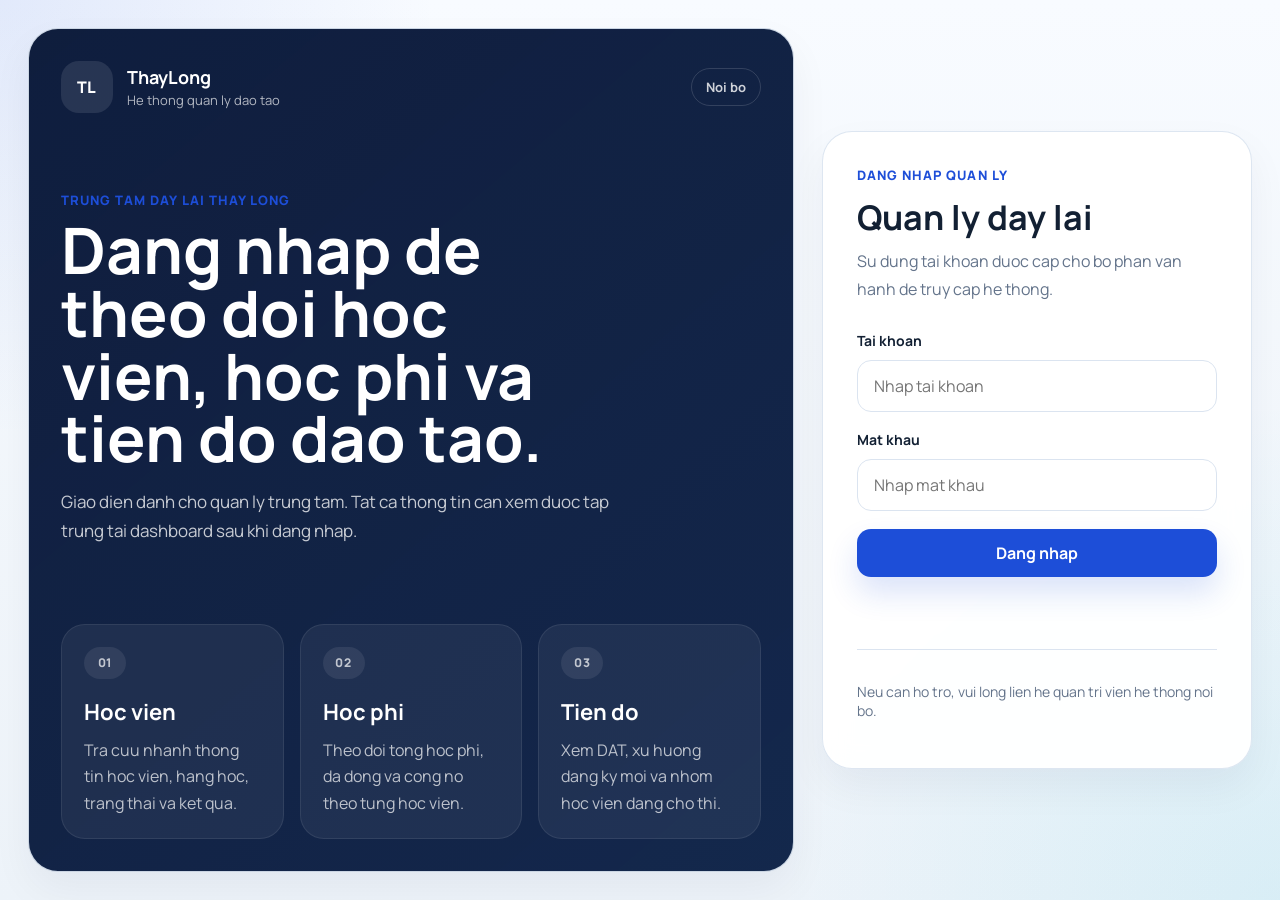
<file: index.html>
<!DOCTYPE html>
<html lang="vi">
  <head>
    <meta charset="UTF-8" />
    <meta name="viewport" content="width=device-width, initial-scale=1.0" />
    <title>ThayLong Admin</title>
    <link rel="preconnect" href="https://fonts.googleapis.com" />
    <link rel="preconnect" href="https://fonts.gstatic.com" crossorigin />
    <link
      href="https://fonts.googleapis.com/css2?family=Manrope:wght@400;500;600;700;800&display=swap"
      rel="stylesheet"
    />
    <link rel="stylesheet" href="/assets/css/base.css" />
    <link rel="stylesheet" href="/assets/css/auth.css" />
  </head>
  <body class="auth-body">
    <main class="auth-shell">
      <section class="auth-hero">
        <div class="auth-hero__header">
          <a class="brand-mark" href="/">
            <span class="brand-mark__badge">TL</span>
            <span>
              <strong>ThayLong</strong>
              <small>He thong quan ly dao tao</small>
            </span>
          </a>
          <span class="auth-pill">Noi bo</span>
        </div>

        <div class="auth-hero__body">
          <p class="eyebrow">Trung tam day lai Thay Long</p>
          <h1>Dang nhap de theo doi hoc vien, hoc phi va tien do dao tao.</h1>
          <p class="lead">
            Giao dien danh cho quan ly trung tam. Tat ca thong tin can xem duoc tap trung tai
            dashboard sau khi dang nhap.
          </p>
        </div>

        <div class="auth-capability-grid">
          <article class="auth-capability-card">
            <span class="auth-capability-card__index">01</span>
            <h2>Hoc vien</h2>
            <p>Tra cuu nhanh thong tin hoc vien, hang hoc, trang thai va ket qua.</p>
          </article>

          <article class="auth-capability-card">
            <span class="auth-capability-card__index">02</span>
            <h2>Hoc phi</h2>
            <p>Theo doi tong hoc phi, da dong va cong no theo tung hoc vien.</p>
          </article>

          <article class="auth-capability-card">
            <span class="auth-capability-card__index">03</span>
            <h2>Tien do</h2>
            <p>Xem DAT, xu huong dang ky moi va nhom hoc vien dang cho thi.</p>
          </article>
        </div>
      </section>

      <section class="auth-panel" id="admin-login">
        <div class="auth-card">
          <p class="eyebrow">Dang nhap quan ly</p>
          <h2>Quan ly day lai</h2>
          <p class="auth-card__copy">
            Su dung tai khoan duoc cap cho bo phan van hanh de truy cap he thong.
          </p>

          <form id="login-form" class="auth-form" novalidate>
            <label class="field">
              <span>Tai khoan</span>
              <input
                id="username"
                name="username"
                type="text"
                autocomplete="username"
                placeholder="Nhap tai khoan"
                required
              />
            </label>

            <label class="field">
              <span>Mat khau</span>
              <input
                id="password"
                name="password"
                type="password"
                autocomplete="current-password"
                placeholder="Nhap mat khau"
                required
              />
            </label>

            <button id="login-button" class="button button-primary button-block" type="submit">
              Dang nhap
            </button>

            <p id="form-feedback" class="feedback" aria-live="polite"></p>
          </form>

          <div class="auth-card__footer">
            <p>Neu can ho tro, vui long lien he quan tri vien he thong noi bo.</p>
          </div>
        </div>
      </section>
    </main>

    <script type="module" src="/assets/js/pages/login.js"></script>
  </body>
</html>
</file>
<file: assets/css/base.css>
:root {
  --font-sans: "Manrope", "Segoe UI", sans-serif;
  --navy-900: #0f1d3d;
  --navy-800: #15294f;
  --navy-700: #203966;
  --primary-600: #1d4ed8;
  --primary-500: #2563eb;
  --accent-500: #06b6d4;
  --success-100: #dcfce7;
  --success-700: #166534;
  --warning-100: #fef3c7;
  --warning-700: #a16207;
  --danger-100: #fee2e2;
  --danger-700: #b91c1c;
  --info-100: #dbeafe;
  --info-700: #1d4ed8;
  --surface: #ffffff;
  --surface-alt: #f8fbff;
  --background: #f4f7fb;
  --border: #dbe4f0;
  --text: #122033;
  --muted: #64748b;
  --shadow-sm: 0 18px 40px rgba(15, 29, 61, 0.05);
  --radius-lg: 20px;
  --radius-md: 16px;
  --radius-sm: 12px;
}

*,
*::before,
*::after {
  box-sizing: border-box;
}

html {
  scroll-behavior: smooth;
}

body {
  margin: 0;
  font-family: var(--font-sans);
  color: var(--text);
  background: var(--background);
}

body.sidebar-open {
  overflow: hidden;
}

a {
  color: inherit;
  text-decoration: none;
}

img {
  display: block;
  max-width: 100%;
}

button,
input,
select {
  font: inherit;
}

button {
  cursor: pointer;
}

input,
select {
  width: 100%;
  border: 1px solid var(--border);
  border-radius: 14px;
  background: #fff;
  color: var(--text);
  padding: 14px 16px;
  transition: border-color 0.2s ease, box-shadow 0.2s ease, transform 0.2s ease;
}

input:focus,
select:focus {
  outline: none;
  border-color: rgba(37, 99, 235, 0.55);
  box-shadow: 0 0 0 4px rgba(37, 99, 235, 0.1);
}

code {
  font-family: Consolas, "Courier New", monospace;
  color: var(--navy-800);
}

.button {
  display: inline-flex;
  align-items: center;
  justify-content: center;
  gap: 10px;
  min-height: 48px;
  padding: 0 18px;
  border-radius: 14px;
  border: 1px solid transparent;
  font-weight: 700;
  transition: transform 0.2s ease, background-color 0.2s ease, border-color 0.2s ease,
    box-shadow 0.2s ease;
}

.button:hover {
  transform: translateY(-1px);
}

.button-primary {
  background: var(--primary-600);
  color: #fff;
  box-shadow: 0 16px 30px rgba(29, 78, 216, 0.16);
}

.button-primary:hover {
  background: var(--primary-500);
}

.button-secondary {
  background: #fff;
  color: var(--text);
  border-color: var(--border);
}

.button-ghost {
  background: transparent;
  color: var(--navy-900);
  border-color: rgba(15, 29, 61, 0.12);
}

.button-block {
  width: 100%;
}

.button-small {
  min-height: 40px;
  padding: 0 14px;
  border-radius: 12px;
  font-size: 14px;
}

.eyebrow {
  margin: 0 0 10px;
  color: var(--primary-600);
  font-size: 13px;
  font-weight: 800;
  letter-spacing: 0.08em;
  text-transform: uppercase;
}

.feedback {
  min-height: 24px;
  margin: 12px 0 0;
  color: var(--muted);
  font-size: 14px;
}

.feedback.is-error {
  color: var(--danger-700);
}

.feedback.is-success {
  color: var(--success-700);
}

.feedback.is-info {
  color: var(--muted);
}
</file>
<file: assets/css/auth.css>
.auth-body {
  min-height: 100vh;
  background:
    radial-gradient(circle at top left, rgba(29, 78, 216, 0.1), transparent 28%),
    radial-gradient(circle at bottom right, rgba(6, 182, 212, 0.09), transparent 32%),
    linear-gradient(180deg, #f8fbff 0%, #edf3f9 100%);
}

.auth-shell {
  display: grid;
  grid-template-columns: minmax(0, 1.15fr) minmax(360px, 430px);
  gap: 28px;
  min-height: 100vh;
  padding: 28px;
}

.auth-hero,
.auth-card {
  border: 1px solid rgba(219, 228, 240, 0.92);
  border-radius: 30px;
  box-shadow: var(--shadow-sm);
}

.auth-hero {
  display: flex;
  flex-direction: column;
  justify-content: space-between;
  gap: 36px;
  padding: 32px;
  background:
    linear-gradient(140deg, rgba(15, 29, 61, 0.98), rgba(20, 40, 77, 0.92)),
    #112343;
  color: #fff;
}

.auth-hero__header {
  display: flex;
  align-items: center;
  justify-content: space-between;
  gap: 16px;
}

.brand-mark {
  display: inline-flex;
  align-items: center;
  gap: 14px;
}

.brand-mark strong,
.brand-mark small {
  display: block;
}

.brand-mark strong {
  font-size: 18px;
}

.brand-mark small {
  margin-top: 2px;
  color: rgba(255, 255, 255, 0.68);
  font-size: 13px;
}

.brand-mark__badge {
  display: inline-flex;
  align-items: center;
  justify-content: center;
  width: 52px;
  height: 52px;
  border-radius: 18px;
  background: rgba(255, 255, 255, 0.1);
  color: #fff;
  font-weight: 800;
  letter-spacing: 0.05em;
}

.auth-pill {
  display: inline-flex;
  align-items: center;
  justify-content: center;
  min-height: 38px;
  padding: 0 14px;
  border-radius: 999px;
  border: 1px solid rgba(255, 255, 255, 0.14);
  color: rgba(255, 255, 255, 0.8);
  font-size: 13px;
  font-weight: 700;
}

.auth-hero__body h1 {
  max-width: 12.5ch;
  margin: 0 0 18px;
  font-size: clamp(42px, 5vw, 72px);
  line-height: 0.98;
}

.lead {
  max-width: 56ch;
  margin: 0;
  color: rgba(255, 255, 255, 0.76);
  font-size: 17px;
  line-height: 1.7;
}

.auth-capability-grid {
  display: grid;
  grid-template-columns: repeat(3, minmax(0, 1fr));
  gap: 16px;
}

.auth-capability-card {
  padding: 22px;
  border-radius: 24px;
  background: rgba(255, 255, 255, 0.06);
  border: 1px solid rgba(255, 255, 255, 0.08);
}

.auth-capability-card__index {
  display: inline-flex;
  align-items: center;
  justify-content: center;
  min-width: 42px;
  height: 32px;
  padding: 0 10px;
  border-radius: 999px;
  background: rgba(255, 255, 255, 0.08);
  color: rgba(255, 255, 255, 0.7);
  font-size: 12px;
  font-weight: 800;
  letter-spacing: 0.08em;
}

.auth-capability-card h2 {
  margin: 18px 0 10px;
  font-size: 22px;
}

.auth-capability-card p {
  margin: 0;
  color: rgba(255, 255, 255, 0.7);
  line-height: 1.65;
}

.auth-panel {
  display: flex;
  align-items: center;
}

.auth-card {
  width: 100%;
  padding: 34px;
  background: rgba(255, 255, 255, 0.95);
  backdrop-filter: blur(14px);
}

.auth-card h2 {
  margin: 0 0 8px;
  font-size: 34px;
}

.auth-card__copy {
  margin: 0 0 28px;
  color: var(--muted);
  line-height: 1.72;
}

.auth-form {
  display: grid;
  gap: 18px;
}

.field {
  display: grid;
  gap: 10px;
}

.field span {
  font-size: 14px;
  font-weight: 700;
  color: var(--text);
}

.auth-card__footer {
  margin-top: 18px;
  padding-top: 18px;
  border-top: 1px solid var(--border);
  color: var(--muted);
  font-size: 14px;
}

@media (max-width: 1180px) {
  .auth-shell {
    grid-template-columns: 1fr;
  }

  .auth-capability-grid {
    grid-template-columns: 1fr;
  }
}

@media (max-width: 720px) {
  .auth-shell {
    padding: 18px;
  }

  .auth-hero,
  .auth-card {
    padding: 24px;
    border-radius: 24px;
  }

  .auth-hero__header {
    align-items: flex-start;
    flex-direction: column;
  }

  .auth-hero__body h1 {
    max-width: none;
  }
}
</file>
<file: assets/css/dashboard.css>
.dashboard-body {
  background: linear-gradient(180deg, #f5f8fc 0%, #edf3f9 100%);
}

.dashboard-shell {
  display: grid;
  grid-template-columns: 280px minmax(0, 1fr);
  min-height: 100vh;
  transition: grid-template-columns 0.24s ease;
}

.sidebar {
  position: sticky;
  top: 0;
  display: flex;
  flex-direction: column;
  gap: 28px;
  height: 100vh;
  padding: 24px 20px;
  background:
    linear-gradient(180deg, rgba(255, 255, 255, 0.04), transparent 18%),
    var(--navy-900);
  color: #fff;
  transition: transform 0.24s ease, opacity 0.18s ease;
}

.sidebar__brand {
  display: flex;
  align-items: center;
  gap: 14px;
  padding: 8px 8px 0;
}

.sidebar__brand-badge {
  display: inline-flex;
  align-items: center;
  justify-content: center;
  width: 44px;
  height: 44px;
  border-radius: 14px;
  background: rgba(255, 255, 255, 0.12);
  font-weight: 800;
}

.sidebar__brand strong,
.sidebar__brand small {
  display: block;
}

.sidebar__brand small,
.sidebar__caption,
.admin-panel__role {
  color: rgba(255, 255, 255, 0.62);
}

.sidebar__nav {
  display: grid;
  gap: 8px;
}

.sidebar__nav-link {
  display: flex;
  align-items: center;
  gap: 14px;
  min-height: 52px;
  padding: 0 16px;
  border-radius: 16px;
  color: rgba(255, 255, 255, 0.82);
  transition: background-color 0.2s ease, transform 0.2s ease, color 0.2s ease;
}

.sidebar__nav-link:hover {
  transform: translateX(2px);
  background: rgba(255, 255, 255, 0.06);
}

.sidebar__nav-link.is-active {
  background: linear-gradient(90deg, rgba(37, 99, 235, 0.24), rgba(6, 182, 212, 0.08));
  color: #fff;
  border: 1px solid rgba(255, 255, 255, 0.08);
}

.sidebar__icon {
  display: inline-flex;
  align-items: center;
  justify-content: center;
  width: 32px;
  height: 32px;
  border-radius: 10px;
  background: rgba(255, 255, 255, 0.08);
  font-size: 12px;
  font-weight: 800;
  letter-spacing: 0.08em;
}

.sidebar__spacer {
  flex: 1;
}

.admin-panel {
  padding: 18px;
  border-radius: 18px;
  background: rgba(255, 255, 255, 0.06);
  border: 1px solid rgba(255, 255, 255, 0.06);
}

.admin-panel__header {
  display: flex;
  align-items: center;
  gap: 14px;
  margin-bottom: 16px;
}

.admin-panel__avatar {
  display: inline-flex;
  align-items: center;
  justify-content: center;
  width: 44px;
  height: 44px;
  border-radius: 14px;
  background: rgba(255, 255, 255, 0.14);
  font-weight: 800;
}

.admin-panel__name {
  margin: 0 0 4px;
  font-weight: 700;
}

.admin-panel__role {
  margin: 0;
  font-size: 13px;
}

.dashboard-main {
  min-width: 0;
}

.topbar {
  position: sticky;
  top: 0;
  z-index: 20;
  display: flex;
  align-items: center;
  justify-content: space-between;
  gap: 18px;
  padding: 24px 28px 18px;
  background: rgba(245, 248, 252, 0.92);
  backdrop-filter: blur(14px);
}

.topbar__left {
  display: flex;
  align-items: center;
  gap: 16px;
}

.topbar__mobile-toggle {
  display: inline-flex;
  align-items: center;
  justify-content: center;
  width: 44px;
  height: 44px;
  border: 1px solid var(--border);
  border-radius: 14px;
  background: #fff;
  color: var(--navy-900);
}

.topbar__title {
  margin: 0;
  font-size: 30px;
  line-height: 1.05;
}

.topbar__subtitle,
.section-text,
.empty-state p,
.table-meta,
.chart-meta {
  color: var(--muted);
}

.topbar__subtitle {
  margin: 8px 0 0;
  font-size: 15px;
}

.topbar__actions {
  display: flex;
  flex-wrap: wrap;
  justify-content: flex-end;
  gap: 12px;
}

.page-content {
  padding: 0 28px 28px;
}

.stats-grid,
.finance-grid {
  display: grid;
  gap: 20px;
  margin-bottom: 20px;
}

.stats-grid {
  grid-template-columns: repeat(4, minmax(0, 1fr));
}

.finance-grid {
  grid-template-columns: repeat(4, minmax(0, 1fr));
}

.stat-card,
.section-card,
.finance-card {
  background: var(--surface);
  border: 1px solid var(--border);
  border-radius: var(--radius-lg);
  box-shadow: var(--shadow-sm);
}

.stat-card,
.finance-card {
  position: relative;
  overflow: hidden;
  padding: 22px;
}

.stat-card::before,
.finance-card::before {
  content: "";
  position: absolute;
  inset: 0 0 auto;
  height: 4px;
  background: linear-gradient(90deg, var(--primary-600), var(--accent-500));
}

.stat-card__label,
.finance-card__label {
  display: block;
  margin-bottom: 12px;
  color: var(--muted);
  font-size: 14px;
  font-weight: 700;
}

.stat-card__value,
.finance-card__value {
  margin: 0;
  font-size: clamp(28px, 3vw, 36px);
  line-height: 1.05;
}

.stat-card__hint,
.finance-card__copy {
  margin: 12px 0 0;
  color: var(--muted);
  font-size: 14px;
  line-height: 1.6;
}

.dashboard-grid {
  display: grid;
  gap: 20px;
}

.dashboard-grid--data {
  grid-template-columns: minmax(0, 1.3fr) minmax(320px, 0.75fr);
  margin-bottom: 20px;
}

.section-card {
  padding: 24px;
}

.section-card--table {
  overflow: hidden;
}

.section-heading {
  display: flex;
  align-items: flex-start;
  justify-content: space-between;
  gap: 18px;
  margin-bottom: 18px;
}

.section-heading h2 {
  margin: 0;
  font-size: 22px;
}

.section-eyebrow {
  display: inline-block;
  margin-bottom: 8px;
  color: var(--primary-600);
  font-size: 12px;
  font-weight: 800;
  letter-spacing: 0.08em;
  text-transform: uppercase;
}

.section-text {
  margin: 8px 0 0;
  line-height: 1.65;
}

.insight-list {
  display: grid;
  gap: 14px;
}

.insight-item {
  padding: 18px;
  border-radius: 18px;
  background: var(--surface-alt);
  border: 1px solid rgba(219, 228, 240, 0.86);
}

.insight-item__label {
  display: inline-flex;
  min-height: 28px;
  align-items: center;
  padding: 0 10px;
  border-radius: 999px;
  background: #edf4ff;
  color: var(--primary-600);
  font-size: 12px;
  font-weight: 800;
  letter-spacing: 0.08em;
  text-transform: uppercase;
}

.insight-item strong {
  display: block;
  margin: 12px 0 8px;
  font-size: 22px;
}

.insight-item p {
  margin: 0;
  color: var(--muted);
  line-height: 1.65;
}

.table-meta,
.chart-meta {
  display: flex;
  align-items: center;
  justify-content: space-between;
  gap: 12px;
  margin-bottom: 16px;
  font-size: 14px;
}

.filter-grid {
  display: grid;
  grid-template-columns: minmax(260px, 1.5fr) repeat(3, minmax(180px, 0.7fr));
  gap: 12px;
  margin-bottom: 18px;
}

.search-input--wide {
  width: 100%;
}

.table-wrap {
  overflow-x: auto;
}

.data-table {
  width: 100%;
  border-collapse: collapse;
}

.data-table--students {
  min-width: 1140px;
}

.data-table--compact {
  min-width: 760px;
}

.data-table thead th {
  padding: 14px 16px;
  background: #f3f8ff;
  color: var(--navy-800);
  font-size: 12px;
  font-weight: 800;
  letter-spacing: 0.06em;
  text-align: left;
  text-transform: uppercase;
}

.data-table tbody td {
  padding: 16px;
  border-top: 1px solid rgba(219, 228, 240, 0.85);
  vertical-align: top;
}

.data-table tbody tr:hover {
  background: #fbfdff;
}

.student-meta,
.money-stack {
  display: grid;
  gap: 4px;
}

.student-name {
  font-size: 15px;
  font-weight: 800;
}

.student-subtext,
.money-stack span {
  color: var(--muted);
  font-size: 13px;
  line-height: 1.5;
}

.money-stack strong {
  font-size: 15px;
}

.status-badge {
  display: inline-flex;
  align-items: center;
  justify-content: center;
  min-height: 30px;
  padding: 0 12px;
  border-radius: 999px;
  font-size: 13px;
  font-weight: 800;
  white-space: nowrap;
}

.status-badge--info {
  background: var(--info-100);
  color: var(--info-700);
}

.status-badge--warning {
  background: var(--warning-100);
  color: var(--warning-700);
}

.status-badge--danger {
  background: var(--danger-100);
  color: var(--danger-700);
}

.status-badge--success {
  background: var(--success-100);
  color: var(--success-700);
}

.text-danger {
  color: var(--danger-700);
}

.text-success {
  color: var(--success-700);
}

.select-field {
  display: grid;
  gap: 8px;
  min-width: 160px;
}

.select-field span {
  color: var(--muted);
  font-size: 14px;
  font-weight: 700;
}

.chart-canvas-wrap {
  min-height: 360px;
}

.empty-state {
  display: grid;
  place-items: center;
  padding: 36px;
  border-radius: 18px;
  background: var(--surface-alt);
  text-align: center;
}

.empty-state h3 {
  margin: 0 0 8px;
}

.empty-state p {
  margin: 0;
  max-width: 44ch;
  line-height: 1.65;
}

.sidebar-overlay {
  display: none;
}

.planner-controls {
  margin-bottom: 20px;
}

.planner-controls__header,
.planner-toolbar,
.planner-meta {
  display: flex;
  align-items: flex-start;
  justify-content: space-between;
  gap: 16px;
}

.planner-controls__header h2 {
  margin: 0;
  font-size: 24px;
}

.planner-week-actions {
  display: flex;
  flex-wrap: wrap;
  justify-content: flex-end;
  gap: 10px;
}

.planner-toolbar {
  margin-top: 20px;
  padding-top: 20px;
  border-top: 1px solid rgba(219, 228, 240, 0.9);
}

.planner-meta {
  flex-wrap: wrap;
  align-items: center;
  gap: 12px;
  color: var(--muted);
  font-size: 14px;
}

.planner-meta__item {
  display: inline-flex;
  align-items: center;
  gap: 8px;
  min-height: 34px;
  padding: 0 12px;
  border-radius: 999px;
  background: #eff5ff;
  color: var(--navy-800);
  font-weight: 700;
}

.planner-filter-row {
  display: grid;
  grid-template-columns: repeat(2, minmax(180px, 220px));
  gap: 12px;
}

.planner-grid-wrap {
  overflow-x: auto;
  padding-bottom: 4px;
}

.planner-grid {
  display: grid;
  grid-template-columns: repeat(7, minmax(190px, 1fr));
  gap: 16px;
  min-width: 1420px;
}

.planner-day {
  display: grid;
  gap: 16px;
  padding: 18px;
  background: var(--surface);
  border: 1px solid var(--border);
  border-radius: 22px;
  box-shadow: var(--shadow-sm);
}

.planner-day--today {
  border-color: rgba(37, 99, 235, 0.3);
  box-shadow: 0 18px 40px rgba(29, 78, 216, 0.1);
}

.planner-day__header {
  display: grid;
  gap: 8px;
}

.planner-day__header-top {
  display: flex;
  align-items: center;
  justify-content: space-between;
  gap: 12px;
}

.planner-day__name {
  font-size: 18px;
  font-weight: 800;
}

.planner-day__date {
  color: var(--muted);
  font-size: 14px;
}

.planner-day__today-pill {
  display: inline-flex;
  align-items: center;
  justify-content: center;
  min-height: 30px;
  padding: 0 12px;
  border-radius: 999px;
  background: rgba(37, 99, 235, 0.12);
  color: var(--primary-600);
  font-size: 12px;
  font-weight: 800;
}

.planner-day__sessions {
  display: grid;
  gap: 12px;
}

.planner-session {
  display: grid;
  align-content: start;
  gap: 12px;
  min-height: 180px;
  padding: 14px;
  border-radius: 18px;
  background: var(--surface-alt);
  border: 1px solid rgba(219, 228, 240, 0.85);
}

.planner-session__head {
  display: flex;
  align-items: center;
  justify-content: space-between;
  gap: 12px;
}

.planner-session__title {
  margin: 0;
  font-size: 15px;
}

.planner-session__count {
  color: var(--muted);
  font-size: 12px;
  font-weight: 700;
}

.planner-session__items {
  display: grid;
  gap: 10px;
}

.planner-entry {
  padding: 14px;
  border-radius: 16px;
  background: #fff;
  border: 1px solid rgba(219, 228, 240, 0.9);
  box-shadow: 0 12px 24px rgba(15, 29, 61, 0.06);
}

.planner-entry__name {
  display: block;
  font-size: 15px;
  font-weight: 800;
  line-height: 1.45;
}

.planner-entry__tags {
  display: flex;
  flex-wrap: wrap;
  gap: 8px;
  margin-top: 10px;
}

.planner-pill {
  display: inline-flex;
  align-items: center;
  justify-content: center;
  min-height: 28px;
  padding: 0 10px;
  border-radius: 999px;
  font-size: 12px;
  font-weight: 800;
}

.planner-pill--training {
  background: rgba(37, 99, 235, 0.12);
  color: var(--primary-600);
}

.planner-pill--vehicle {
  background: rgba(6, 182, 212, 0.12);
  color: #0f766e;
}

.planner-pill--status {
  background: rgba(234, 179, 8, 0.14);
  color: #92400e;
}

.planner-entry__meta {
  display: grid;
  gap: 6px;
  margin-top: 12px;
  color: var(--muted);
  font-size: 13px;
  line-height: 1.5;
}

.planner-entry__note {
  margin: 12px 0 0;
  padding-top: 12px;
  border-top: 1px dashed rgba(148, 163, 184, 0.45);
  color: var(--text);
  font-size: 13px;
  line-height: 1.6;
}

.planner-empty {
  display: grid;
  place-items: center;
  min-height: 92px;
  padding: 14px;
  border-radius: 16px;
  border: 1px dashed rgba(148, 163, 184, 0.45);
  color: var(--muted);
  font-size: 13px;
  text-align: center;
  background: rgba(255, 255, 255, 0.58);
}

.planner-feedback {
  display: grid;
  gap: 16px;
  place-items: center;
  text-align: center;
}

.planner-feedback p {
  margin: 0;
  max-width: 48ch;
  color: var(--muted);
  line-height: 1.65;
}

.planner-skeleton-line {
  width: 100%;
  height: 12px;
  border-radius: 999px;
  background: linear-gradient(90deg, #e7eef8 0%, #f7fbff 50%, #e7eef8 100%);
  background-size: 200% 100%;
  animation: planner-shimmer 1.5s linear infinite;
}

.planner-skeleton-line--sm {
  width: 48%;
}

.planner-skeleton-line--md {
  width: 72%;
}

.planner-skeleton-line--lg {
  width: 92%;
}

@keyframes planner-shimmer {
  from {
    background-position: 200% 0;
  }

  to {
    background-position: -200% 0;
  }
}

@media (min-width: 941px) {
  body.sidebar-collapsed .dashboard-shell {
    grid-template-columns: 0 minmax(0, 1fr);
  }

  body.sidebar-collapsed .sidebar {
    transform: translateX(-100%);
    opacity: 0;
    pointer-events: none;
  }
}

@media (max-width: 1280px) {
  .stats-grid,
  .finance-grid {
    grid-template-columns: repeat(2, minmax(0, 1fr));
  }

  .dashboard-grid--data,
  .filter-grid {
    grid-template-columns: 1fr;
  }

  .planner-toolbar,
  .planner-controls__header {
    flex-direction: column;
    align-items: stretch;
  }

  .planner-week-actions {
    justify-content: flex-start;
  }
}

@media (max-width: 940px) {
  .dashboard-shell {
    grid-template-columns: 1fr;
  }

  .sidebar-overlay {
    position: fixed;
    inset: 0;
    z-index: 39;
    background: rgba(15, 29, 61, 0.38);
  }

  .sidebar {
    position: fixed;
    inset: 0 auto 0 0;
    z-index: 40;
    width: min(280px, calc(100vw - 48px));
    transform: translateX(-100%);
    transition: transform 0.24s ease;
  }

  body.sidebar-open .sidebar {
    transform: translateX(0);
  }

  body.sidebar-open .sidebar-overlay {
    display: block;
  }

}

@media (max-width: 760px) {
  .topbar,
  .page-content {
    padding-left: 20px;
    padding-right: 20px;
  }

  .stats-grid,
  .finance-grid {
    grid-template-columns: 1fr;
  }

  .section-card,
  .stat-card,
  .finance-card {
    padding: 20px;
  }

  .section-heading,
  .table-meta,
  .chart-meta,
  .topbar {
    flex-direction: column;
    align-items: stretch;
  }

  .topbar__actions {
    justify-content: stretch;
  }

  .topbar__actions .button {
    width: 100%;
  }

  .planner-filter-row {
    grid-template-columns: 1fr;
  }

  .planner-grid {
    min-width: 1200px;
  }
}

@media (max-width: 680px) {
  .planner-grid-wrap {
    overflow: visible;
  }

  .planner-grid {
    min-width: 0;
    grid-template-columns: 1fr;
  }
}
</file>
